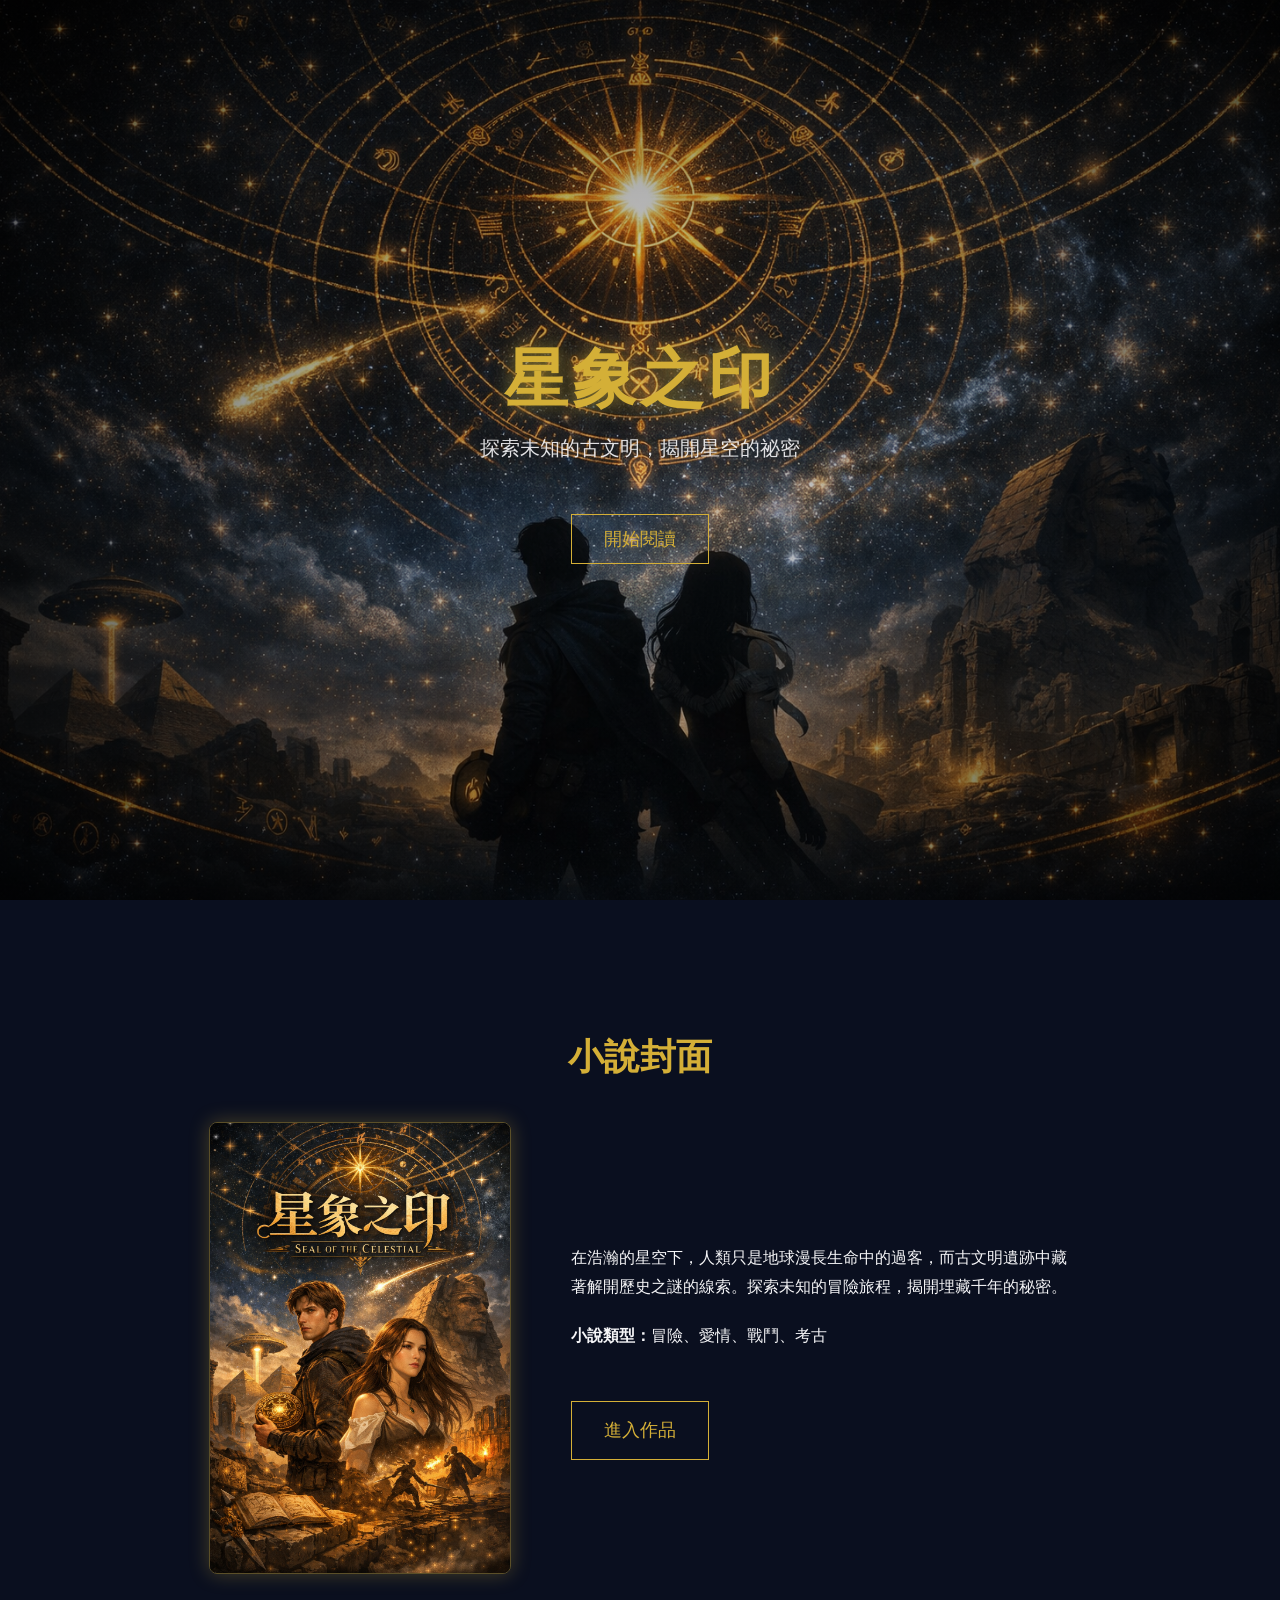
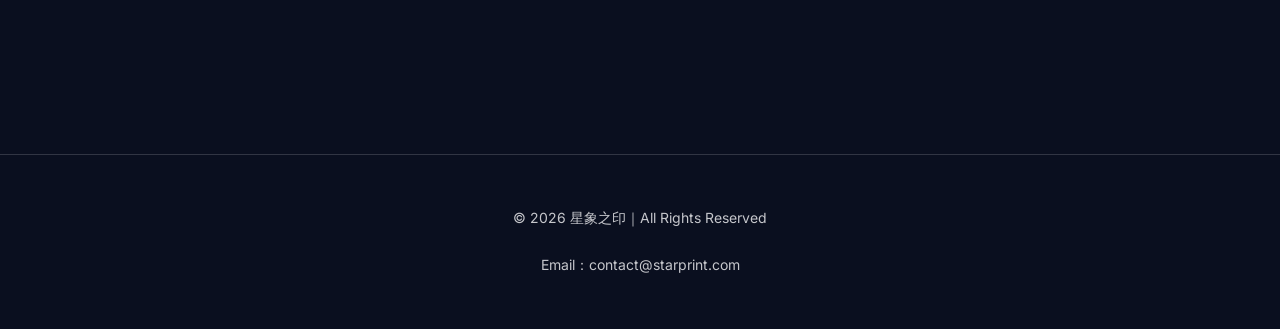
<file: index.html>
<!DOCTYPE html>
<html lang="zh-Hant">
<head>
  <meta charset="UTF-8">
  <meta name="viewport" content="width=device-width, initial-scale=1.0">
  <title>星象之印｜官方網站</title>
  <link href="https://fonts.googleapis.com/css2?family=Playfair+Display:wght@400;600&family=Inter:wght@300;400;600&display=swap" rel="stylesheet">
  <link rel="stylesheet" href="style.css">
</head>
<body>
  <div id="starfield"></div>
  <canvas id="startrail"></canvas>

  <section class="hero">
    <div class="hero-overlay"></div>
    <div class="hero-content">
      <h1>星象之印</h1>
      <p class="subtitle">探索未知的古文明，揭開星空的祕密</p>
      <a href="chapter-list.html" class="btn">開始閱讀</a>
    </div>
  </section>

  <!-- 有聲書（暫時隱藏）
  <section class="audiobook">...</section>
  -->

  <section class="cover">
    <h2>小說封面</h2>
    <div class="cover-container">
      <img src="cover-main.jpg" alt="星象之印封面">
      <div class="cover-text">
        <p>在浩瀚的星空下，人類只是地球漫長生命中的過客，而古文明遺跡中藏著解開歷史之謎的線索。探索未知的冒險旅程，揭開埋藏千年的秘密。</p>
        <p><strong>小說類型：</strong>冒險、愛情、戰鬥、考古</p>
        <a href="chapter-list.html" class="btn">進入作品</a>
      </div>
    </div>
  </section>

  <footer>
    <p>© 2026 星象之印｜All Rights Reserved</p>
    <p>Email：contact@starprint.com</p>
  </footer>

  <script src="star.js"></script>
  <script defer src="https://static.cloudflareinsights.com/beacon.min.js/v833ccba57c9e4d2798f2e76cebdd09a11778172276447" integrity="sha512-57MDmcccJXYtNnH+ZiBwzC4jb2rvgVCEokYN+L/nLlmO8rfYT/gIpW2A569iJ/3b+0UEasghjuZH/ma3wIs/EQ==" data-cf-beacon='{"version":"2024.11.0","token":"d129161458934b1db8397109e975fe10","r":1,"server_timing":{"name":{"cfCacheStatus":true,"cfEdge":true,"cfExtPri":true,"cfL4":true,"cfOrigin":true,"cfSpeedBrain":true},"location_startswith":null}}' crossorigin="anonymous"></script>
</body>
</html>
</file>
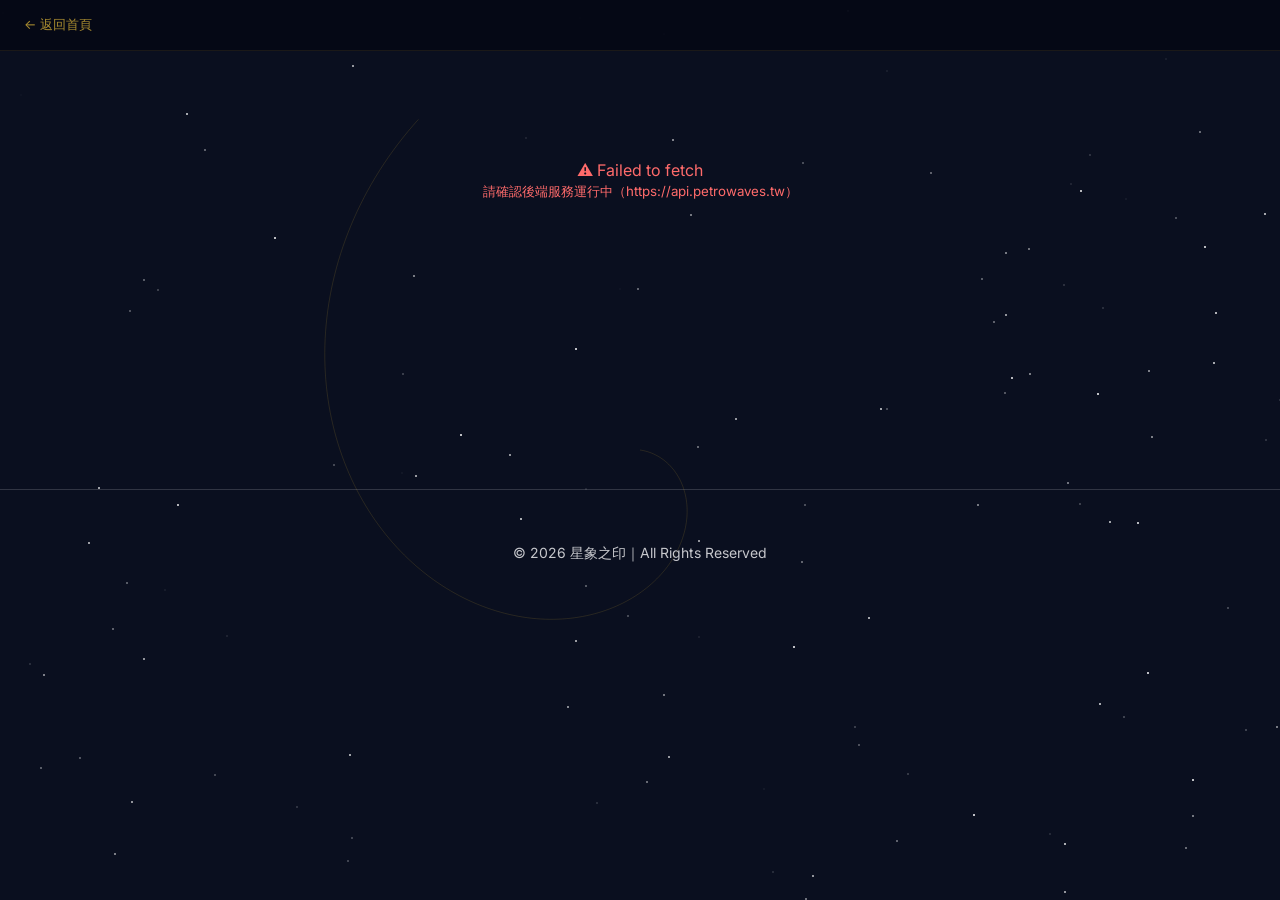
<file: chapter-list.html>
<!DOCTYPE html>
<html lang="zh-Hant">
<head>
  <meta charset="UTF-8">
  <meta name="viewport" content="width=device-width, initial-scale=1.0">
  <title>章節列表｜星象之印</title>
  <link href="https://fonts.googleapis.com/css2?family=Playfair+Display:wght@400;600&family=Inter:wght@300;400;600&display=swap" rel="stylesheet">
  <link rel="stylesheet" href="style.css">
  <style>
    .top-nav {
      position: fixed;
      top: 0;
      left: 0;
      right: 0;
      z-index: 100;
      display: flex;
      align-items: center;
      padding: 16px 24px;
      background: rgba(5, 8, 20, 0.85);
      backdrop-filter: blur(12px);
      border-bottom: 1px solid rgba(212, 175, 55, 0.1);
    }
    .top-nav a {
      color: #D4AF37;
      text-decoration: none;
      font-size: 13px;
      opacity: 0.8;
      transition: opacity 0.2s;
      display: flex;
      align-items: center;
      gap: 6px;
    }
    .top-nav a:hover { opacity: 1; }
    .novel-meta {
      text-align: center;
      margin-bottom: 48px;
    }
    .novel-meta h1 {
      font-family: 'Playfair Display', serif;
      font-size: 42px;
      color: #D4AF37;
      margin: 0 0 12px;
    }
    .novel-meta p {
      color: #aaa;
      font-size: 16px;
      max-width: 560px;
      margin: 0 auto;
    }
    .chapter-count {
      display: inline-block;
      margin-top: 12px;
      font-size: 13px;
      color: #666;
      border: 1px solid #333;
      padding: 4px 14px;
      border-radius: 20px;
    }
    .chapter-container {
      display: flex;
      flex-direction: column;
      gap: 8px;
      max-width: 680px;
      margin: 0 auto;
      padding: 0 20px;
    }
    a.chapter-card {
      display: flex;
      align-items: center;
      gap: 16px;
      padding: 16px 24px;
      border: 1px solid #1e2a3a;
      background: rgba(10, 15, 31, 0.6);
      color: #F5F5F7;
      text-decoration: none;
      border-radius: 10px;
      transition: all 0.25s;
      backdrop-filter: blur(4px);
    }
    a.chapter-card:hover {
      border-color: #D4AF37;
      color: #D4AF37;
      background: rgba(212, 175, 55, 0.06);
      transform: translateX(4px);
    }
    .chapter-card.locked {
      display: flex;
      align-items: center;
      gap: 16px;
      padding: 16px 24px;
      border: 1px solid #111820;
      background: rgba(5, 8, 15, 0.5);
      color: #3a4a5a;
      border-radius: 10px;
      backdrop-filter: blur(4px);
      cursor: default;
    }
    .chapter-num {
      font-family: 'Playfair Display', serif;
      font-size: 13px;
      color: #D4AF37;
      opacity: 0.6;
      min-width: 36px;
    }
    .chapter-num.locked { color: #2a3a4a; opacity: 1; }
    .chapter-title { flex: 1; font-size: 15px; }
    .lock-days { color: #D4AF37; opacity: 0.5; font-size: 12px; }
    .loading { text-align: center; padding: 80px; color: #D4AF37; opacity: 0.6; }
    .error-msg { text-align: center; padding: 60px; color: #ff6b6b; }
  </style>
</head>
<body>
  <div id="starfield"></div>
  <canvas id="startrail"></canvas>

  <!-- 頂部導航 -->
  <nav class="top-nav">
    <a href="index.html">← 返回首頁</a>
  </nav>

  <section style="padding:100px 0 100px;">
    <div class="novel-meta" id="novel-meta">
      <div class="loading">載入中…</div>
    </div>
    <div class="chapter-container" id="chapter-container"></div>
  </section>

  <footer>
    <p>© 2026 星象之印｜All Rights Reserved</p>
  </footer>

  <script src="star.js"></script>
  <script>
    const API_BASE = "https://api.petrowaves.tw";
    const NOVEL_SLUG = "xingxiangzhiyin";

    function daysUntil(isoDate) {
      const now = new Date();
      const then = new Date(isoDate);
      const diff = Math.ceil((then - now) / (1000 * 60 * 60 * 24));
      return diff;
    }

    function formatCountdown(isoDate) {
      const days = daysUntil(isoDate);
      if (days <= 0) return "";
      if (days === 1) return "明天解鎖";
      if (days < 7) return `${days} 天後解鎖`;
      const weeks = Math.ceil(days / 7);
      return `約 ${weeks} 週後解鎖`;
    }

    async function loadNovel() {
      const metaEl = document.getElementById("novel-meta");
      const listEl = document.getElementById("chapter-container");
      try {
        const res = await fetch(`${API_BASE}/novels/${NOVEL_SLUG}`);
        if (!res.ok) throw new Error("找不到小說資料");
        const novel = await res.json();

        document.title = `章節列表｜${novel.title}`;

        const chs = (novel.chapters || [])
          .filter(ch => ch.status === "published")
          .sort((a, b) => a.order - b.order);

        const unlocked = chs.filter(ch => ch.is_unlocked).length;

        metaEl.innerHTML = `
          <h1>${novel.title}</h1>
          <p>${novel.description || ""}</p>
          <span class="chapter-count">全 ${chs.length} 章・已解鎖 ${unlocked} 章</span>
        `;

        if (chs.length === 0) {
          listEl.innerHTML = `<div style="text-align:center;padding:60px;color:#555">尚無章節，敬請期待…</div>`;
          return;
        }

        listEl.innerHTML = chs.map(ch => {
          if (ch.is_unlocked) {
            return `
              <a href="reader.html?slug=${NOVEL_SLUG}&ch=${ch.id}" class="chapter-card">
                <span class="chapter-num">${ch.order}</span>
                <span class="chapter-title">${ch.title}</span>
                <span style="font-size:11px;color:#444">閱讀 →</span>
              </a>`;
          } else {
            const countdown = ch.release_at ? formatCountdown(ch.release_at) : "即將解鎖";
            return `
              <div class="chapter-card locked">
                <span class="chapter-num locked">🔒</span>
                <span class="chapter-title">${ch.title}</span>
                <span class="lock-days">${countdown}</span>
              </div>`;
          }
        }).join("");

      } catch (err) {
        metaEl.innerHTML = `<div class="error-msg">⚠️ ${err.message}<br><small>請確認後端服務運行中（${API_BASE}）</small></div>`;
      }
    }

    loadNovel();
  </script>
</body>
</html>
</file>
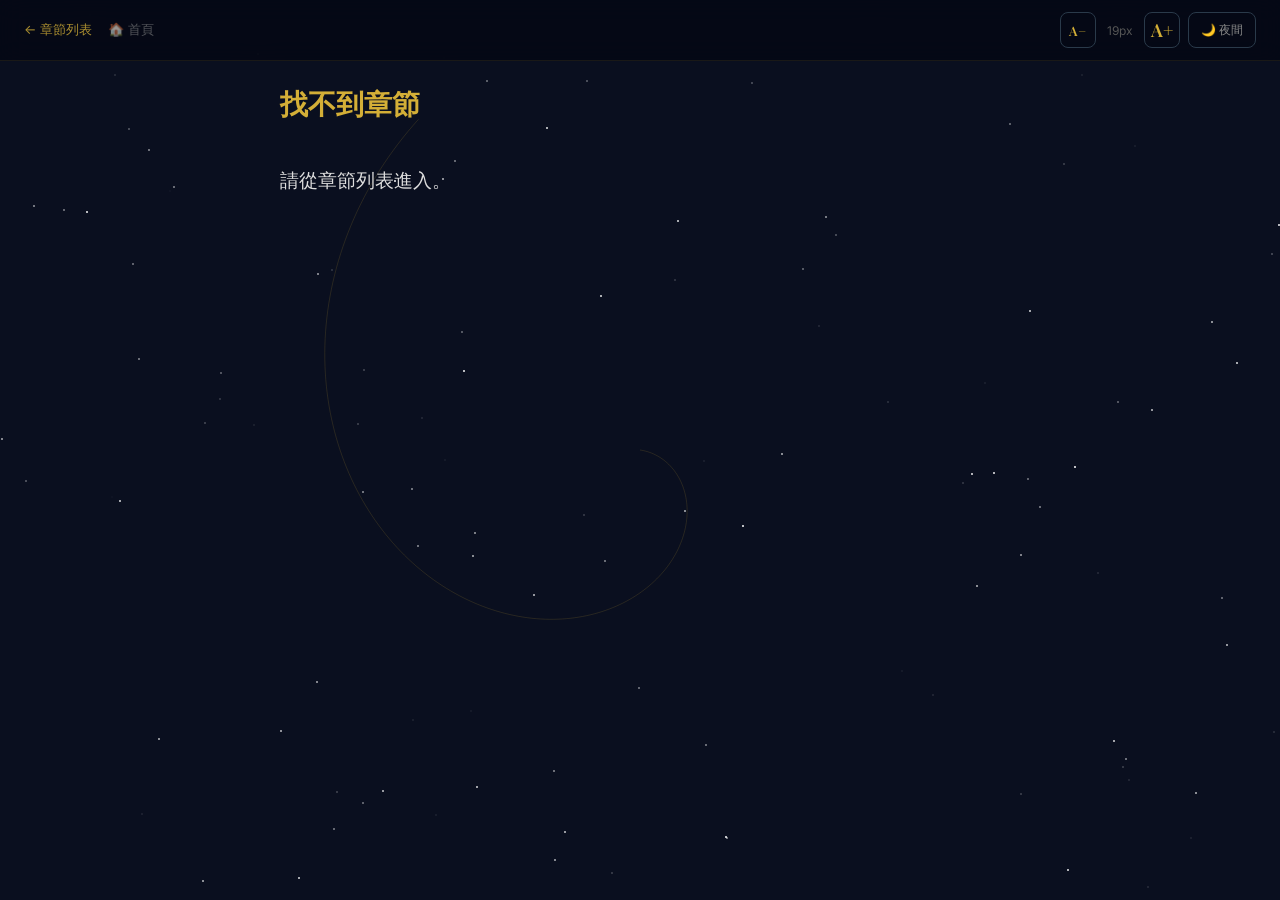
<file: reader.html>
<!DOCTYPE html>
<html lang="zh-Hant">
<head>
  <meta charset="UTF-8">
  <meta name="viewport" content="width=device-width, initial-scale=1.0">
  <title>閱讀器｜星象之印</title>
  <link href="https://fonts.googleapis.com/css2?family=Playfair+Display:wght@400;600&family=Inter:wght@300;400;600&display=swap" rel="stylesheet">
  <link rel="stylesheet" href="style.css">
  <style>
    .reader {
      max-width: 720px;
      margin: 0 auto;
      padding: 60px 24px 120px;
    }
    #chapter-title {
      font-family: 'Playfair Display', serif;
      font-size: 28px;
      color: #D4AF37;
      margin-bottom: 40px;
      line-height: 1.4;
    }
    #chapter-content {
      font-size: 19px;
      line-height: 2;
      color: #ddd;
      transition: font-size 0.2s;
    }
    #chapter-content p {
      margin: 0 0 1.5em;
      text-indent: 2em;
    }
    .chapter-nav {
      display: flex;
      justify-content: space-between;
      align-items: center;
      margin-top: 60px;
      padding-top: 24px;
      border-top: 1px solid #1e2a3a;
      gap: 12px;
    }
    .chapter-nav a {
      color: #D4AF37;
      text-decoration: none;
      font-size: 14px;
      padding: 8px 16px;
      border: 1px solid #2a3a4a;
      border-radius: 6px;
      transition: all 0.2s;
      max-width: 200px;
      overflow: hidden;
      text-overflow: ellipsis;
      white-space: nowrap;
    }
    .chapter-nav a:hover:not(.disabled) {
      border-color: #D4AF37;
      background: rgba(212,175,55,0.08);
    }
    .chapter-nav a.disabled {
      color: #444;
      cursor: default;
      border-color: #1a2030;
    }

    /* 頂部導航欄 */
    .reader-header {
      position: fixed;
      top: 0;
      left: 0;
      right: 0;
      z-index: 100;
      display: flex;
      align-items: center;
      justify-content: space-between;
      padding: 12px 24px;
      background: rgba(5, 8, 20, 0.9);
      backdrop-filter: blur(12px);
      border-bottom: 1px solid rgba(212, 175, 55, 0.1);
    }
    .nav-left {
      display: flex;
      align-items: center;
      gap: 16px;
    }
    .back-btn {
      color: #D4AF37;
      text-decoration: none;
      font-size: 13px;
      opacity: 0.8;
      transition: opacity 0.2s;
    }
    .back-btn:hover { opacity: 1; }
    .home-btn {
      color: #888;
      text-decoration: none;
      font-size: 13px;
      opacity: 0.6;
      transition: opacity 0.2s;
    }
    .home-btn:hover { opacity: 1; color: #D4AF37; }

    /* 字體控制按鈕 */
    .reader-controls {
      display: flex;
      align-items: center;
      gap: 8px;
    }
    .font-btn {
      display: flex;
      align-items: center;
      justify-content: center;
      width: 36px;
      height: 36px;
      border: 1px solid #2a3a4a;
      border-radius: 8px;
      background: transparent;
      color: #D4AF37;
      cursor: pointer;
      font-family: 'Playfair Display', serif;
      font-weight: 600;
      transition: all 0.2s;
    }
    .font-btn:hover {
      border-color: #D4AF37;
      background: rgba(212, 175, 55, 0.1);
    }
    .font-btn.small { font-size: 13px; }
    .font-btn.large { font-size: 18px; }
    .font-size-display {
      font-size: 12px;
      color: #555;
      min-width: 32px;
      text-align: center;
    }
    .dark-btn {
      display: flex;
      align-items: center;
      justify-content: center;
      height: 36px;
      padding: 0 12px;
      border: 1px solid #2a3a4a;
      border-radius: 8px;
      background: transparent;
      color: #888;
      cursor: pointer;
      font-size: 12px;
      transition: all 0.2s;
      white-space: nowrap;
    }
    .dark-btn:hover {
      border-color: #D4AF37;
      color: #D4AF37;
    }
  </style>
</head>
<body>
  <div id="starfield"></div>
  <canvas id="startrail"></canvas>

  <div class="reader-header">
    <div class="nav-left">
      <a href="chapter-list.html" class="back-btn">← 章節列表</a>
      <a href="index.html" class="home-btn">🏠 首頁</a>
    </div>
    <div class="reader-controls">
      <button id="font-small" class="font-btn small" title="縮小字體">A−</button>
      <span class="font-size-display" id="font-display">19px</span>
      <button id="font-large" class="font-btn large" title="放大字體">A+</button>
      <button id="toggle-dark" class="dark-btn">🌙 夜間</button>
    </div>
  </div>

  <section class="reader">
    <h1 id="chapter-title">載入中…</h1>
    <div id="chapter-content"></div>
  </section>

  <script src="star.js"></script>
  <script src="reader.js"></script>
</body>
</html>
</file>
<file: style.css>
body {
  margin: 0;
  font-family: 'Inter', sans-serif;
  background-color: #0A0F1F;
  color: #F5F5F7;
  overflow-x: hidden;
}

/* 星點粒子背景 */
#starfield {
  position: fixed;
  top: 0; left: 0;
  width: 100%; height: 100%;
  pointer-events: none;
  z-index: -2;
}

/* 星軌動畫 Canvas */
#startrail {
  position: fixed;
  top: 0; left: 0;
  width: 100%; height: 100%;
  pointer-events: none;
  z-index: -1;
}

/* Hero 區：使用無文字背景圖 hero-stars.jpg */
.hero {
  position: relative;
  height: 100vh;
  background: url('hero-stars.jpg') center/cover no-repeat;
  display: flex;
  justify-content: center;
  align-items: center;
  text-align: center;
  animation: fadeIn 1.8s ease-out;
}

/* 上面加一層漸層，讓文字更清楚 */
.hero-overlay {
  position: absolute;
  inset: 0;
  background: radial-gradient(circle at center, rgba(0,0,0,0.1), rgba(0,0,0,0.7));
}

.hero-content {
  position: relative;
  z-index: 1;
}

.hero h1 {
  font-family: 'Playfair Display', serif;
  font-size: 64px;
  color: #D4AF37;
  margin: 0;
  letter-spacing: 4px;
  text-shadow: 0 0 20px rgba(212,175,55,0.6);
}

.subtitle {
  margin-top: 12px;
  font-size: 20px;
  opacity: 0.9;
}

.btn {
  display: inline-block;
  margin-top: 32px;
  padding: 12px 32px;
  border: 1px solid #D4AF37;
  color: #D4AF37;
  text-decoration: none;
  font-size: 18px;
  transition: 0.3s;
  position: relative;
  overflow: hidden;
}

.btn:hover {
  background-color: #D4AF37;
  color: #0A0F1F;
  box-shadow: 0 0 20px rgba(212,175,55,0.6);
}

/* 角色介紹區：使用無文字立繪 */
.characters {
  padding: 100px 10%;
  text-align: center;
  animation: slideUp 1.5s ease-out;
}

.characters h2 {
  font-family: 'Playfair Display', serif;
  font-size: 36px;
  color: #D4AF37;
  margin-bottom: 40px;
}

.char-container {
  display: flex;
  justify-content: center;
  gap: 60px;
  flex-wrap: wrap;
}

.char-card {
  width: 280px;
  background: rgba(255,255,255,0.05);
  border: 1px solid rgba(212,175,55,0.3);
  border-radius: 8px;
  padding: 20px;
  transition: 0.3s;
  animation: fadeIn 2s ease-out;
}

.char-card:hover {
  transform: translateY(-6px);
  box-shadow: 0 0 20px rgba(212,175,55,0.3);
}

.char-card img {
  width: 100%;
  border-radius: 6px;
  margin-bottom: 16px;
  display: block;
}

.char-card h3 {
  font-family: 'Playfair Display', serif;
  color: #D4AF37;
  margin-bottom: 10px;
}

.char-card p {
  line-height: 1.8;
  font-size: 16px;
}

/* 有聲書區 */
.audiobook {
  padding: 100px 10%;
  text-align: center;
  animation: fadeIn 2s ease-out;
}

.audiobook h2 {
  font-family: 'Playfair Display', serif;
  font-size: 36px;
  color: #D4AF37;
  margin-bottom: 40px;
}

.audio-container {
  display: flex;
  justify-content: center;
  align-items: center;
  gap: 60px;
  flex-wrap: wrap;
}

.audio-cover {
  width: 220px;
  height: 220px;
  background: radial-gradient(circle at center, #1b1f3b, #050814);
  border: 1px solid rgba(212,175,55,0.4);
  border-radius: 6px;
  box-shadow: 0 0 20px rgba(212,175,55,0.3);
  animation: float 4s ease-in-out infinite;
}

.audio-info {
  max-width: 400px;
  text-align: left;
}

.audio-player {
  display: flex;
  align-items: center;
  gap: 20px;
  margin-top: 20px;
}

.play-btn {
  width: 48px;
  height: 48px;
  border-radius: 50%;
  border: 1px solid #D4AF37;
  background: transparent;
  color: #D4AF37;
  font-size: 20px;
  cursor: pointer;
  transition: 0.3s;
}

.play-btn:hover {
  background: #D4AF37;
  color: #0A0F1F;
}

.progress-bar {
  width: 260px;
  height: 6px;
  background: rgba(255,255,255,0.2);
  border-radius: 3px;
  overflow: hidden;
}

.progress {
  width: 40%;
  height: 100%;
  background: #D4AF37;
  animation: progressAnim 6s linear infinite;
}

@keyframes progressAnim {
  0% { width: 0%; }
  100% { width: 100%; }
}

/* 封面展示區：使用無文字封面 cover-main.jpg */
.cover {
  padding: 100px 10%;
  text-align: center;
  animation: fadeIn 2s ease-out;
}

.cover h2 {
  font-family: 'Playfair Display', serif;
  font-size: 36px;
  color: #D4AF37;
  margin-bottom: 40px;
}

.cover-container {
  display: flex;
  justify-content: center;
  align-items: center;
  gap: 60px;
  flex-wrap: wrap;
}

.cover-container img {
  width: 300px;
  border-radius: 8px;
  border: 1px solid rgba(212,175,55,0.4);
  box-shadow: 0 0 20px rgba(212,175,55,0.3);
  animation: float 4s ease-in-out infinite;
}

.cover-text {
  max-width: 500px;
  text-align: left;
  line-height: 1.8;
}

.cover-text p {
  margin-bottom: 20px;
}

/* 章節列表頁：星象風格升級版 */
.chapter-list {
  padding: 120px 10%;
  text-align: center;
  animation: fadeIn 1.5s ease-out;
  background: radial-gradient(circle at center, rgba(10,15,31,0.9), rgba(0,0,0,1));
}

.chapter-list h1 {
  font-family: 'Playfair Display', serif;
  font-size: 42px;
  margin-bottom: 60px;
  color: #D4AF37;
  letter-spacing: 2px;
  text-shadow: 0 0 20px rgba(212,175,55,0.6);
  position: relative;
}

.chapter-list h1::after {
  content: '';
  display: block;
  width: 120px;
  height: 2px;
  background: linear-gradient(90deg, transparent, #D4AF37, transparent);
  margin: 20px auto 0;
  border-radius: 2px;
}

.chapter-container {
  display: flex;
  flex-direction: column;
  gap: 20px;
  max-width: 600px;
  margin: auto;
  position: relative;
}

.chapter-container::before {
  content: '';
  position: absolute;
  inset: 0;
  background: radial-gradient(circle at 50% 50%, rgba(212,175,55,0.05), transparent 70%);
  animation: shimmer 6s infinite linear;
  z-index: 0;
}

@keyframes shimmer {
  0% { background-position: 0 0; }
  100% { background-position: 100% 100%; }
}

.chapter-card {
  position: relative;
  padding: 18px 24px;
  border: 1px solid rgba(212,175,55,0.4);
  border-radius: 8px;
  text-decoration: none;
  color: #F5F5F7;
  font-size: 20px;
  transition: 0.4s ease;
  background: rgba(255,255,255,0.03);
  backdrop-filter: blur(4px);
  z-index: 1;
}

/* hover 浮動 + 星光 */
.chapter-card:hover {
  background: rgba(212,175,55,0.15);
  transform: translateY(-6px);
  box-shadow: 0 0 25px rgba(212,175,55,0.4);
  color: #fff;
}

/* 星光 hover 效果 */
.chapter-card::before {
  content: '';
  position: absolute;
  top: 0; left: 0;
  width: 100%; height: 100%;
  border-radius: 8px;
  background: radial-gradient(circle at 50% 50%, rgba(212,175,55,0.3), transparent 70%);
  opacity: 0;
  transition: opacity 0.4s ease;
  z-index: -1;
}

.chapter-card:hover::before {
  opacity: 1;
}

footer {
  width: 100%;
  text-align: center;
  padding: 40px 0;
  border-top: 1px solid rgba(255,255,255,0.2);
  margin-top: 80px;
  font-size: 14px;
  opacity: 0.8;
  display: flex;
  flex-direction: column;
  justify-content: center;
  align-items: center;
}


/* RWD：章節列表頁強化 */
@media (max-width: 768px) {

  .chapter-list {
    padding: 80px 6%;
  }

  .chapter-list h1 {
    font-size: 30px;
    margin-bottom: 40px;
  }

  .chapter-container {
    gap: 16px;
  }

  .chapter-card {
    font-size: 18px;
    padding: 16px 20px;
    border-radius: 10px;
  }

  .chapter-card:hover {
    transform: translateY(-3px);
  }
}

/* 超小螢幕（iPhone SE / Android 小機型） */
@media (max-width: 420px) {

  .chapter-list h1 {
    font-size: 26px;
  }

  .chapter-card {
    font-size: 16px;
    padding: 14px 18px;
  }
}
</file>
